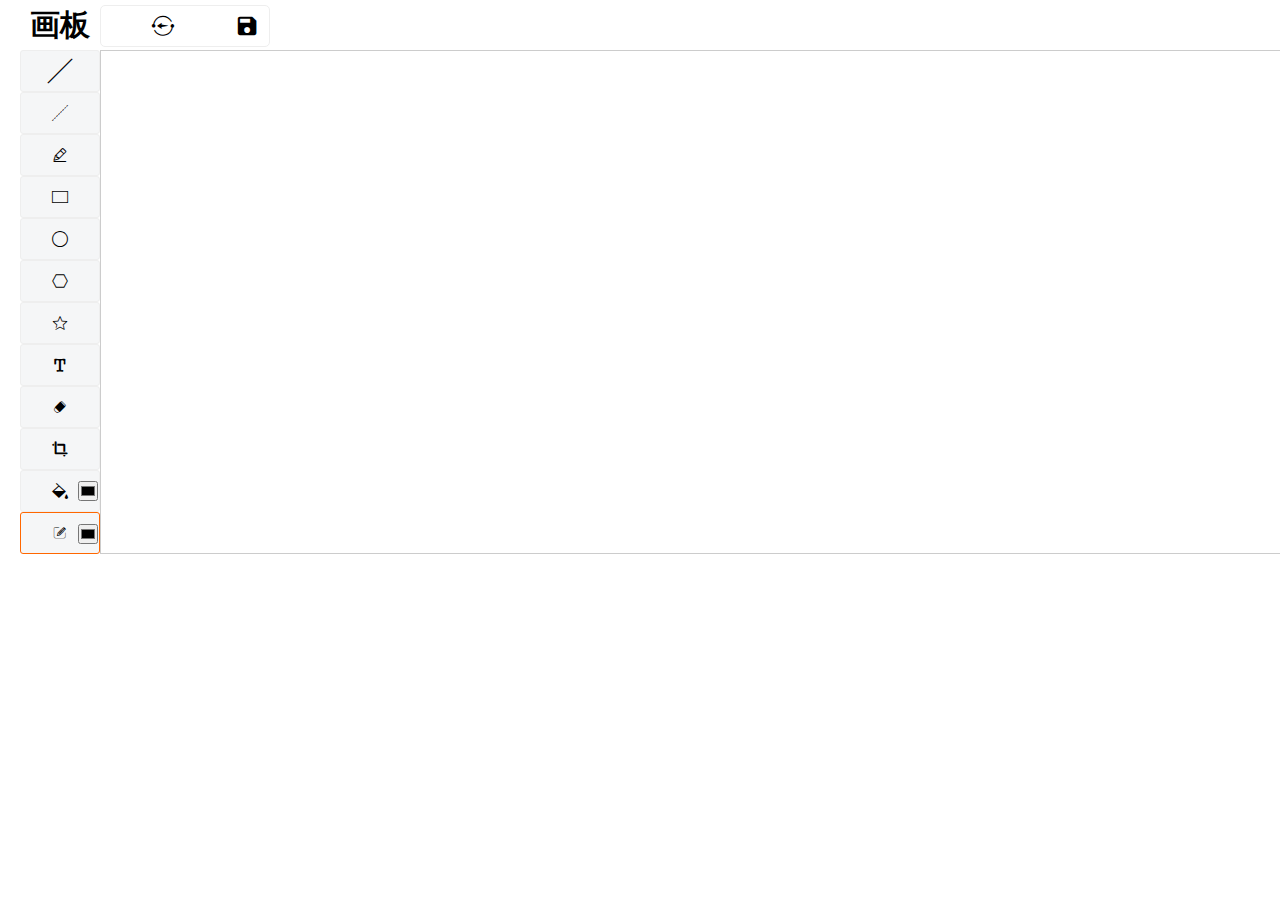
<file: paint/index.html>
<!DOCTYPE html>
<html>
	<head>
		<meta charset="utf-8" />
		<title>画板</title>
		<link rel="stylesheet" type="text/css" href="css/draws.css"/>
		<link rel="stylesheet" type="text/css" href="css/font_400725_z4cx6onmo9urqkt9/iconfont.css"/>
	</head>
	<body>
		<p>画板</p>
		<ul class="top">
			<li class="iconfont newDraw" title="新建">&#xe6a2;</li>
			<li class="iconfont fanxiang" title="反向">&#xe613;</li>
			<li class="iconfont ctrlZ" title="撤销">&#xe62f;</li>
			<a href="" class="save iconfont icon-g-tool-save" title="保存"></a>
		</ul>
		<ul class="shape">
			<li id="line" class="iconfont icon-line"></li>
			<li id="dashed" class="iconfont icon-e_xuxian"></li>
			<li id="pencil" class="iconfont icon-huabi"></li>
			<li id="square" class="iconfont icon-juxing"></li>
			<li id="circle" class="iconfont icon-iconfontwancheng"></li>
			<li id="polygon" class="iconfont icon-duobianxing"></li>
			<li id="polygonStar" class="iconfont icon-wujiaoxing"></li>
			<li id="font" class="iconfont icon-ziti"></li>
			<li id="clear" class="iconfont icon-xiangpica-copy"></li>
			<li class="iconfont icon-jiancai"></li>
			<li class="iconfont icon-tianchong style"></li>
			<input type="color"></input>
			<li class="iconfont icon-miaobian style checked"></li>
			<input type="color"></input>
			
			
		</ul>
		<div class="main">
			<canvas width="1226" height="502"></canvas>
			<div class="eraser"></div>
			<div class="clip"></div>
			<div class="mask"></div>
		</div>
	</body>
</html>
<script src="js/click.js"></script>
<script src="js/draws.js"></script>
<script>
	let canvas = document.querySelector('canvas');
	let mask = document.querySelector('.mask');
	const PI=Math.PI;
	
	let draw = new draws(canvas,mask);
</script>
</file>
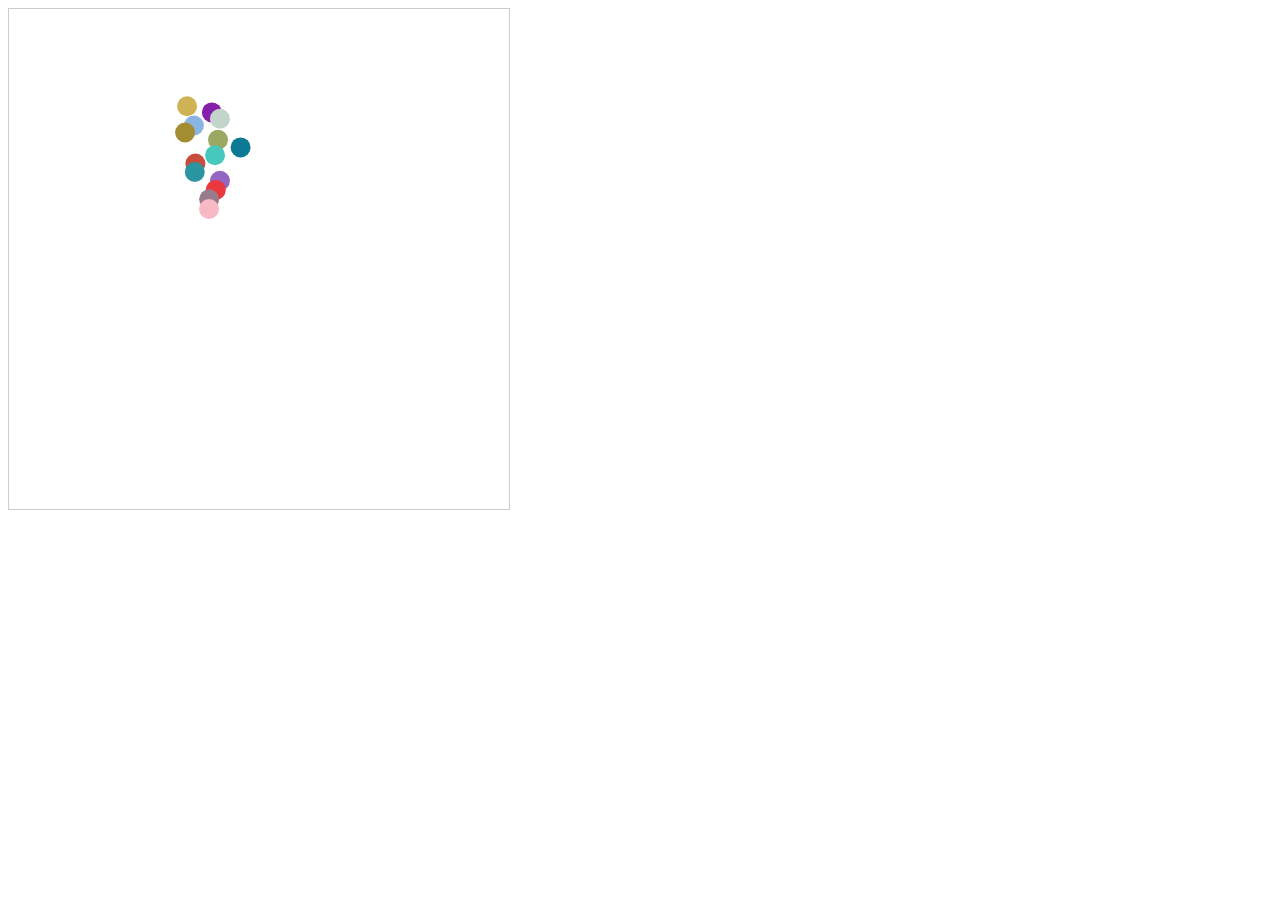
<file: canvas.html>
<!doctype html>
<html lang="en">
<head>
    <meta charset="UTF-8">
    <meta name="viewport"
          content="width=device-width, user-scalable=no, initial-scale=1.0, maximum-scale=1.0, minimum-scale=1.0">
    <meta http-equiv="X-UA-Compatible" content="ie=edge">
    <title>Document</title>
    <style>
        canvas{
            border: 1px solid #ccc;
        }
    </style>
</head>
<body>
<canvas width="500" height="500"></canvas>
<script>
    window.onload=function () {
        var canvas=document.querySelector("canvas");
        var data=canvas.getContext("2d");
        var x=200,y=200;
        function circle() {
            this.x=x;
            this.y=y;
            this.r=10;
            this.color="rgb("+parseInt(255*Math.random())+","+parseInt(255*Math.random())+","+parseInt(255*Math.random())+")";
            this.speedx=-5+10*Math.random();
            this.speedy=-10;
            this.zhongli=0.3;
        }
        circle.prototype={
            draw:function () {
                data.save();
                data.beginPath();
                data.fillStyle=this.color;
                data.arc(this.x,this.y,this.r,0,2*Math.PI);
                data.fill();
                data.restore();
            },
            update:function(){
                this.speedy+=this.zhongli;
                this.x+=this.speedx;
                this.y+=this.speedy;
            }
        }
        canvas.onmousemove=function (e) {
            x=e.offsetX;
            y=e.offsetY;
        }
        var arr=[];
        setInterval(function () {
            data.clearRect(0,0,500,500);
            var obj=new circle();
            arr.push(obj);
            if(arr.length>200){
                arr.shift();
            }
            for(let i=0;i<arr.length;i++){
                arr[i].draw();
                arr[i].update();
            }
        },50)
    }
</script>
</body>
</html>
</file>
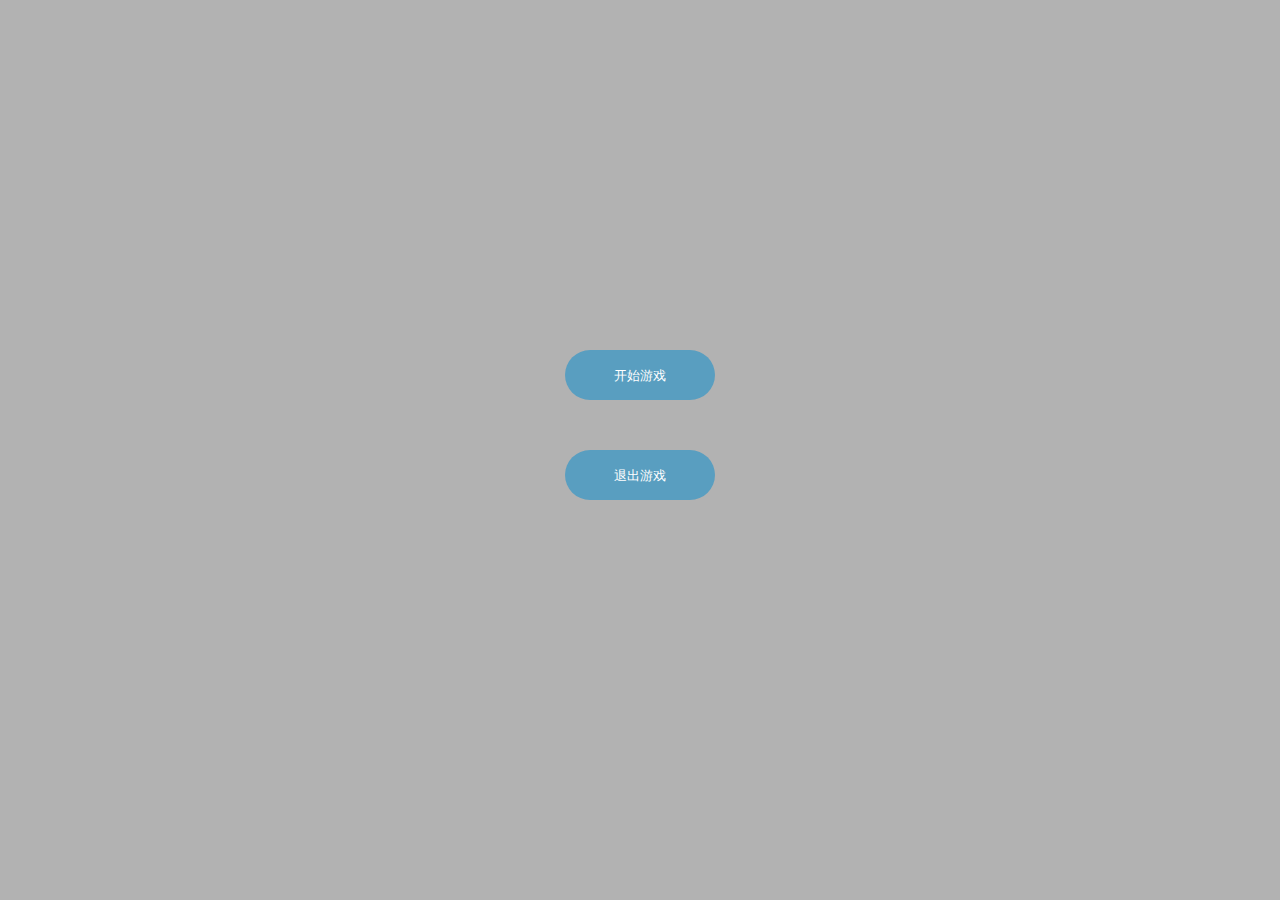
<file: keyGame/charGame.html>
<!DOCTYPE html>
<html lang="en">
<head>
	<meta charset="UTF-8">
	<title>Document</title>
	<style>
		*{
			margin: 0;
			padding: 0;

		}
		body{
			background:rgba(0,0,0,0.3);
		}
		.one{
			position: absolute;
			top: 0;
			left: 0;
			bottom: 0;
			right: 0;
			margin: auto;
			width: 200px;
			height: 300px;
			/* background: #fff; */
		}
		.one>button{
			float: left;
			margin-top: 50px;
			margin-left: 25px;
			margin-right: 0;
		}
		.two{
			width: 100%;
			height: 50px;
			position: absolute;
			bottom: 30px;
			right: 30px;
			font-size: 16px;
			font-weight: bold;
			font-family: '微软雅黑';
			display: none;
		}
		.two>div{
			float: right;
			margin-right: 20px;
			line-height: 50px;
		}
		button{
			float: right;
			width: 150px;
			height: 50px;
			background: #599EC0;
			color: #fff;
			line-height: 50px;
			border: none;
			outline: none;
			padding: 1px;
			border-radius: 50px;
			margin-left: 30px;
			/* filter: blur(1px) */
			/* box-shadow: 0 0 2px 10px #599EC0;  */
			cursor: pointer;
			box-sizing: border-box;
		}
		button:hover{
			background: #fff;
			color: #599EC0;
			border: 1px solid #599EC0;
		}
		.char{
			width: 50px;
			height: 50px;
			background: no-repeat center/cover;
			color: #fff;
			background-size: contain;
			position: absolute;
			top: 0;
			left: 0;
			text-align: center;
			line-height: 50px;
			font-size: 0;
		}
		.score{
			color: #599EC0;
		}
	</style>
</head>
<body>
	<div class="one">
		<button class="begin">开始游戏</button><br>
		<button class="quit">退出游戏</button>
	</div>
	<div class="two">
		<button class="quit2">退出游戏</button>
		<button class="stop">暂停</button>
		<button class="restart">重新开始</button>
		<div>总得分：<span class="score">0</span></div>
		<div>生命值：<span class="lifes">10</span></div>
		<div>等级：<span class="leave">1</span></div>
	</div>
</body>
</html>
<script src="js/charGame.js"></script>
<script>
	window.onload = function(){
		let begin = document.querySelector('.begin');
		let quit = document.querySelector('.quit');
		let quit2 = document.querySelector('.quit2');
		let restart = document.querySelector('.restart');
		let stop = document.querySelector('.stop');
		let one = document.querySelector('.one');
		let two = document.querySelector('.two');

		let game = new Game();
		let flag =true;
		let stopFlag = true;
		begin.onclick = function(){
			if(flag){
				one.style.display = 'none';
				document.body.style.background = 'none';
				two.style.display = 'block';
				game.start();
			}
			flag = false;
		}
		restart.onclick = function(){
			game.restart();
		}
		quit.onclick = function(){
			close();
		}
		quit2.onclick = function(){
			close();
		}
		stop.onclick = function(){
			if(stopFlag){
				game.stop();
			}else{
				game.nostop();
			}
			stopFlag = !stopFlag;
		}
	}


</script>
</file>
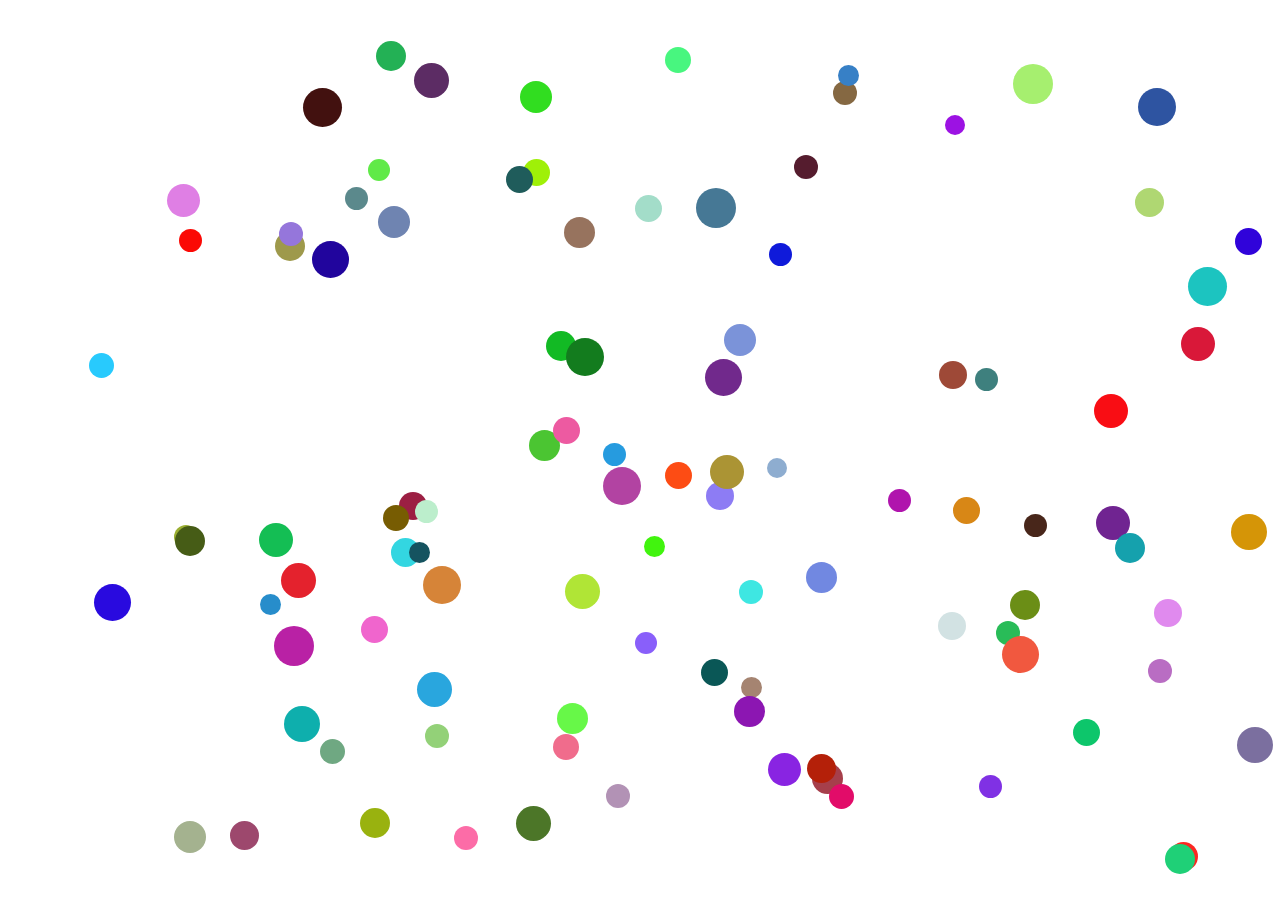
<file: smalllx/bigfight.html>
<!DOCTYPE html>
<html>
	<head>
		<meta charset="UTF-8">
		<title></title>
		<script type="text/javascript" src="js/$getNode.js"></script>
		<style>
			.point{
				width: 1px;
				height: 1px;
				position: absolute;
				top: 0;
				left: 0;
				right: 0;
				bottom: 0;
				margin: auto;
			}
			.circle{
				width: 10px;
				height: 10px;
				position: absolute;
				top: 0;
				left: 0;
				border-radius: 50%;
				transition: 1s;
			}
		</style>
	</head>
	<body>
		<div class="point"></div>
		<script>
			$(function(){
				let point = document.querySelector('div.point');
				let cw = window.innerWidth-80,ch = window.innerHeight-80;
				for(let i=0;i<100;i++){
					let divs = document.createElement('div');
					//圆的随机宽高
					let widths = Math.round(Math.random()*20+20);
					divs.classList.add('circle');
					
					//随机位置
					let lefts = Math.round(Math.random()*cw-cw/2);
					let tops = Math.round(Math.random()*ch-ch/2);
					divs.style.cssText = `
						width:${widths}px;
						height:${widths}px;
						background:${bgColor()};
		//				left:${lefts}px;
		//				top:${tops}px;
					`;
					point.appendChild(divs);
					
					setTimeout(() =>{
						divs.style.left =`${lefts}px`
						divs.style.top =`${tops}px`
					},1)
					
				}
				//随机颜色
				function bgColor(){
					let r = Math.floor(Math.random()*256);
					let g = Math.floor(Math.random()*256);
					let b = Math.floor(Math.random()*256);
					return `rgb(${r},${g},${b})`;
				}
			})
		</script>
	</body>
</html>
</file>
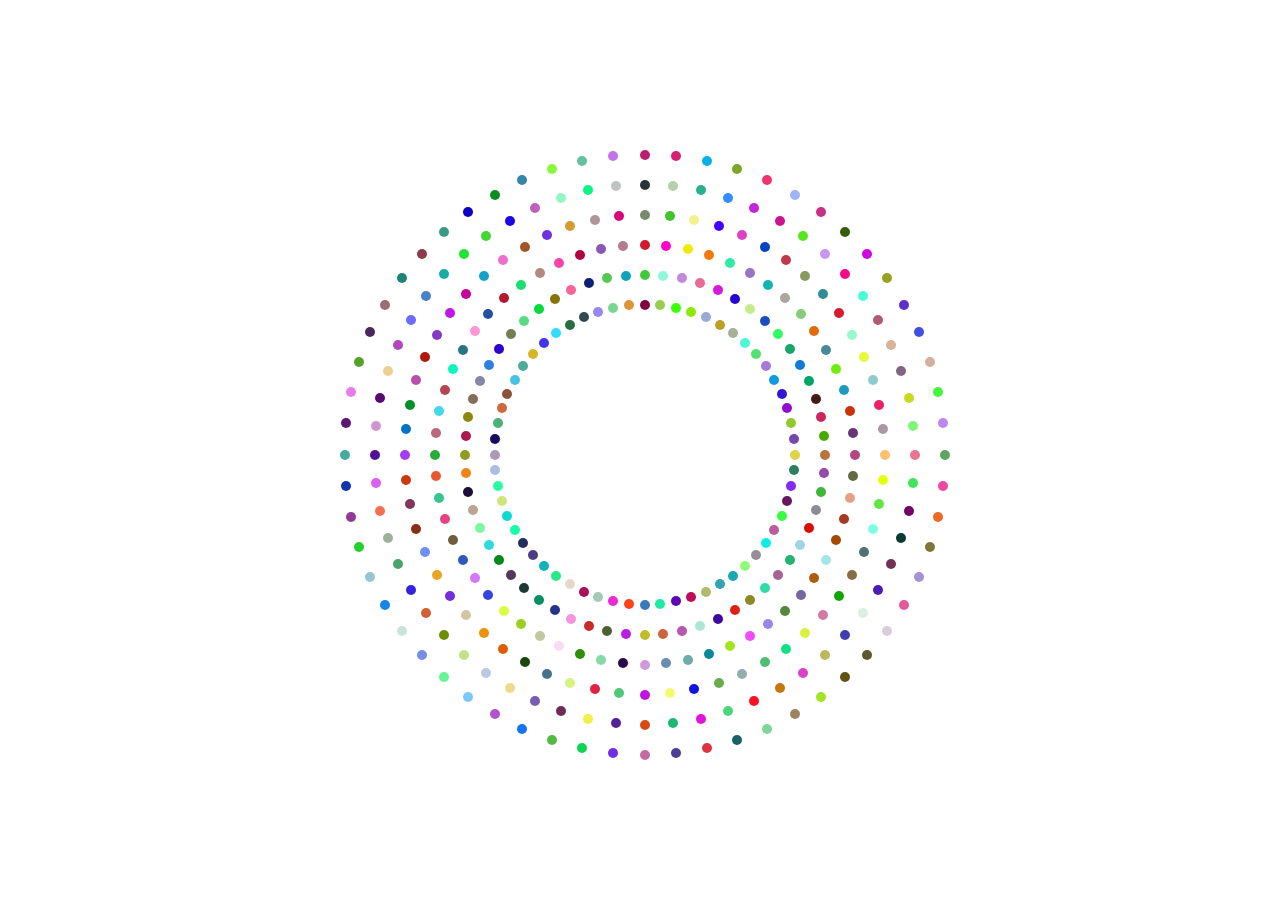
<file: smalllx/circle.html>
<!DOCTYPE html>
<html>
	<head>
		<meta charset="UTF-8">
		<title></title>
	</head>
	<style>
		.point{
			width: 1px;
			height: 1px;
			position: absolute;
			left: 0;
			right: 0;
			top: 0;
			bottom: 0;
			margin: auto;
			
		}
		.circle{
			width:10px;
			height: 10px;
			background: orange;
			position: absolute;
			top: 0;
			left: 0;
			border-radius: 50%;
			transition: .5s cubic-bezier(0.44,-0.42, 0.54, 1.65);
		}
	</style>
	<body>
		<div class="point">
			
		</div>
	</body>
</html>
<script>
	/**
//	 * for  12{
	 * 	 r*cos(i*360/12*PI /180)    r*sin(i*360/12*PI /180)
	 * }
	 * r=50
	 */
	let point = document.querySelector('div.point');
	let r=120 , num=360, every=60 ,deg=360/every,t=100;
	const bl = Math.PI/180;
	for(let i=0;i<num;i++){
		let divs = document.createElement('div');
		divs.classList.add('circle');
		let degs = i*deg*bl;
		if(!(i%every)){
			r+=30;
			t+=1000;
		}
		let lefts = r*Math.cos(degs);
		let tops = r*Math.sin(degs);
		t+=20;
		divs.style.transitionDelay = `${t}ms`;
		divs.style.background = `${bgColor()}`;
		setTimeout(()=>{
			divs.style.left = `${lefts}px`;
			divs.style.top = `${tops}px`;
		},10)
		point.appendChild(divs);
	}
	
	
	function bgColor(){
			let r = Math.floor(Math.random()*256);
			let g = Math.floor(Math.random()*256);
			let b = Math.floor(Math.random()*256);
			return `rgb(${r},${g},${b})`;
		}
</script>
</file>
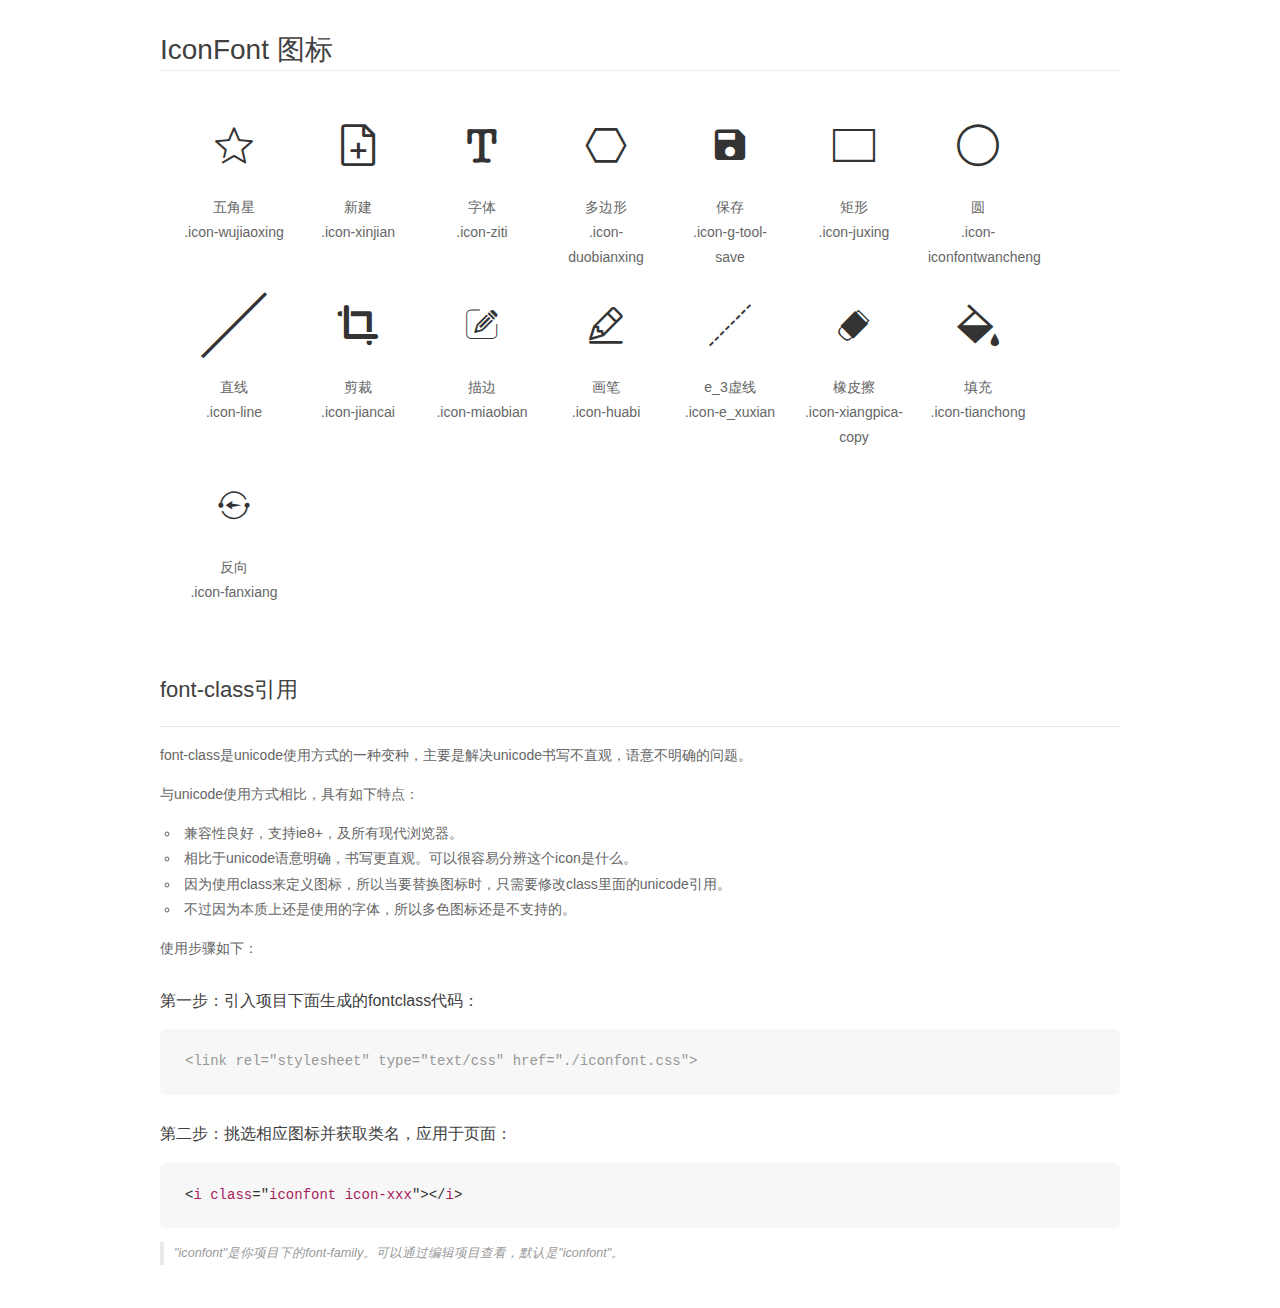
<file: paint/css/font_400725_z4cx6onmo9urqkt9/demo_fontclass.html>
<!DOCTYPE html>
<html>
<head>
    <meta charset="utf-8"/>
    <title>IconFont</title>
    <link rel="stylesheet" href="demo.css">
    <link rel="stylesheet" href="iconfont.css">
</head>
<body>
    <div class="main markdown">
        <h1>IconFont 图标</h1>
        <ul class="icon_lists clear">
            
                <li>
                <i class="icon iconfont icon-wujiaoxing"></i>
                    <div class="name">五角星</div>
                    <div class="fontclass">.icon-wujiaoxing</div>
                </li>
            
                <li>
                <i class="icon iconfont icon-xinjian"></i>
                    <div class="name">新建</div>
                    <div class="fontclass">.icon-xinjian</div>
                </li>
            
                <li>
                <i class="icon iconfont icon-ziti"></i>
                    <div class="name">字体</div>
                    <div class="fontclass">.icon-ziti</div>
                </li>
            
                <li>
                <i class="icon iconfont icon-duobianxing"></i>
                    <div class="name">多边形</div>
                    <div class="fontclass">.icon-duobianxing</div>
                </li>
            
                <li>
                <i class="icon iconfont icon-g-tool-save"></i>
                    <div class="name">保存</div>
                    <div class="fontclass">.icon-g-tool-save</div>
                </li>
            
                <li>
                <i class="icon iconfont icon-juxing"></i>
                    <div class="name">矩形</div>
                    <div class="fontclass">.icon-juxing</div>
                </li>
            
                <li>
                <i class="icon iconfont icon-iconfontwancheng"></i>
                    <div class="name">圆</div>
                    <div class="fontclass">.icon-iconfontwancheng</div>
                </li>
            
                <li>
                <i class="icon iconfont icon-line"></i>
                    <div class="name">直线</div>
                    <div class="fontclass">.icon-line</div>
                </li>
            
                <li>
                <i class="icon iconfont icon-jiancai"></i>
                    <div class="name">剪裁</div>
                    <div class="fontclass">.icon-jiancai</div>
                </li>
            
                <li>
                <i class="icon iconfont icon-miaobian"></i>
                    <div class="name">描边</div>
                    <div class="fontclass">.icon-miaobian</div>
                </li>
            
                <li>
                <i class="icon iconfont icon-huabi"></i>
                    <div class="name">画笔</div>
                    <div class="fontclass">.icon-huabi</div>
                </li>
            
                <li>
                <i class="icon iconfont icon-e_xuxian"></i>
                    <div class="name">e_3虚线</div>
                    <div class="fontclass">.icon-e_xuxian</div>
                </li>
            
                <li>
                <i class="icon iconfont icon-xiangpica-copy"></i>
                    <div class="name">橡皮擦</div>
                    <div class="fontclass">.icon-xiangpica-copy</div>
                </li>
            
                <li>
                <i class="icon iconfont icon-tianchong"></i>
                    <div class="name">填充</div>
                    <div class="fontclass">.icon-tianchong</div>
                </li>
            
                <li>
                <i class="icon iconfont icon-fanxiang"></i>
                    <div class="name">反向</div>
                    <div class="fontclass">.icon-fanxiang</div>
                </li>
            
        </ul>

        <h2 id="font-class-">font-class引用</h2>
        <hr>

        <p>font-class是unicode使用方式的一种变种，主要是解决unicode书写不直观，语意不明确的问题。</p>
        <p>与unicode使用方式相比，具有如下特点：</p>
        <ul>
        <li>兼容性良好，支持ie8+，及所有现代浏览器。</li>
        <li>相比于unicode语意明确，书写更直观。可以很容易分辨这个icon是什么。</li>
        <li>因为使用class来定义图标，所以当要替换图标时，只需要修改class里面的unicode引用。</li>
        <li>不过因为本质上还是使用的字体，所以多色图标还是不支持的。</li>
        </ul>
        <p>使用步骤如下：</p>
        <h3 id="-fontclass-">第一步：引入项目下面生成的fontclass代码：</h3>


        <pre><code class="lang-js hljs javascript"><span class="hljs-comment">&lt;link rel="stylesheet" type="text/css" href="./iconfont.css"&gt;</span></code></pre>
        <h3 id="-">第二步：挑选相应图标并获取类名，应用于页面：</h3>
        <pre><code class="lang-css hljs">&lt;<span class="hljs-selector-tag">i</span> <span class="hljs-selector-tag">class</span>="<span class="hljs-selector-tag">iconfont</span> <span class="hljs-selector-tag">icon-xxx</span>"&gt;&lt;/<span class="hljs-selector-tag">i</span>&gt;</code></pre>
        <blockquote>
        <p>"iconfont"是你项目下的font-family。可以通过编辑项目查看，默认是"iconfont"。</p>
        </blockquote>
    </div>
</body>
</html>
</file>
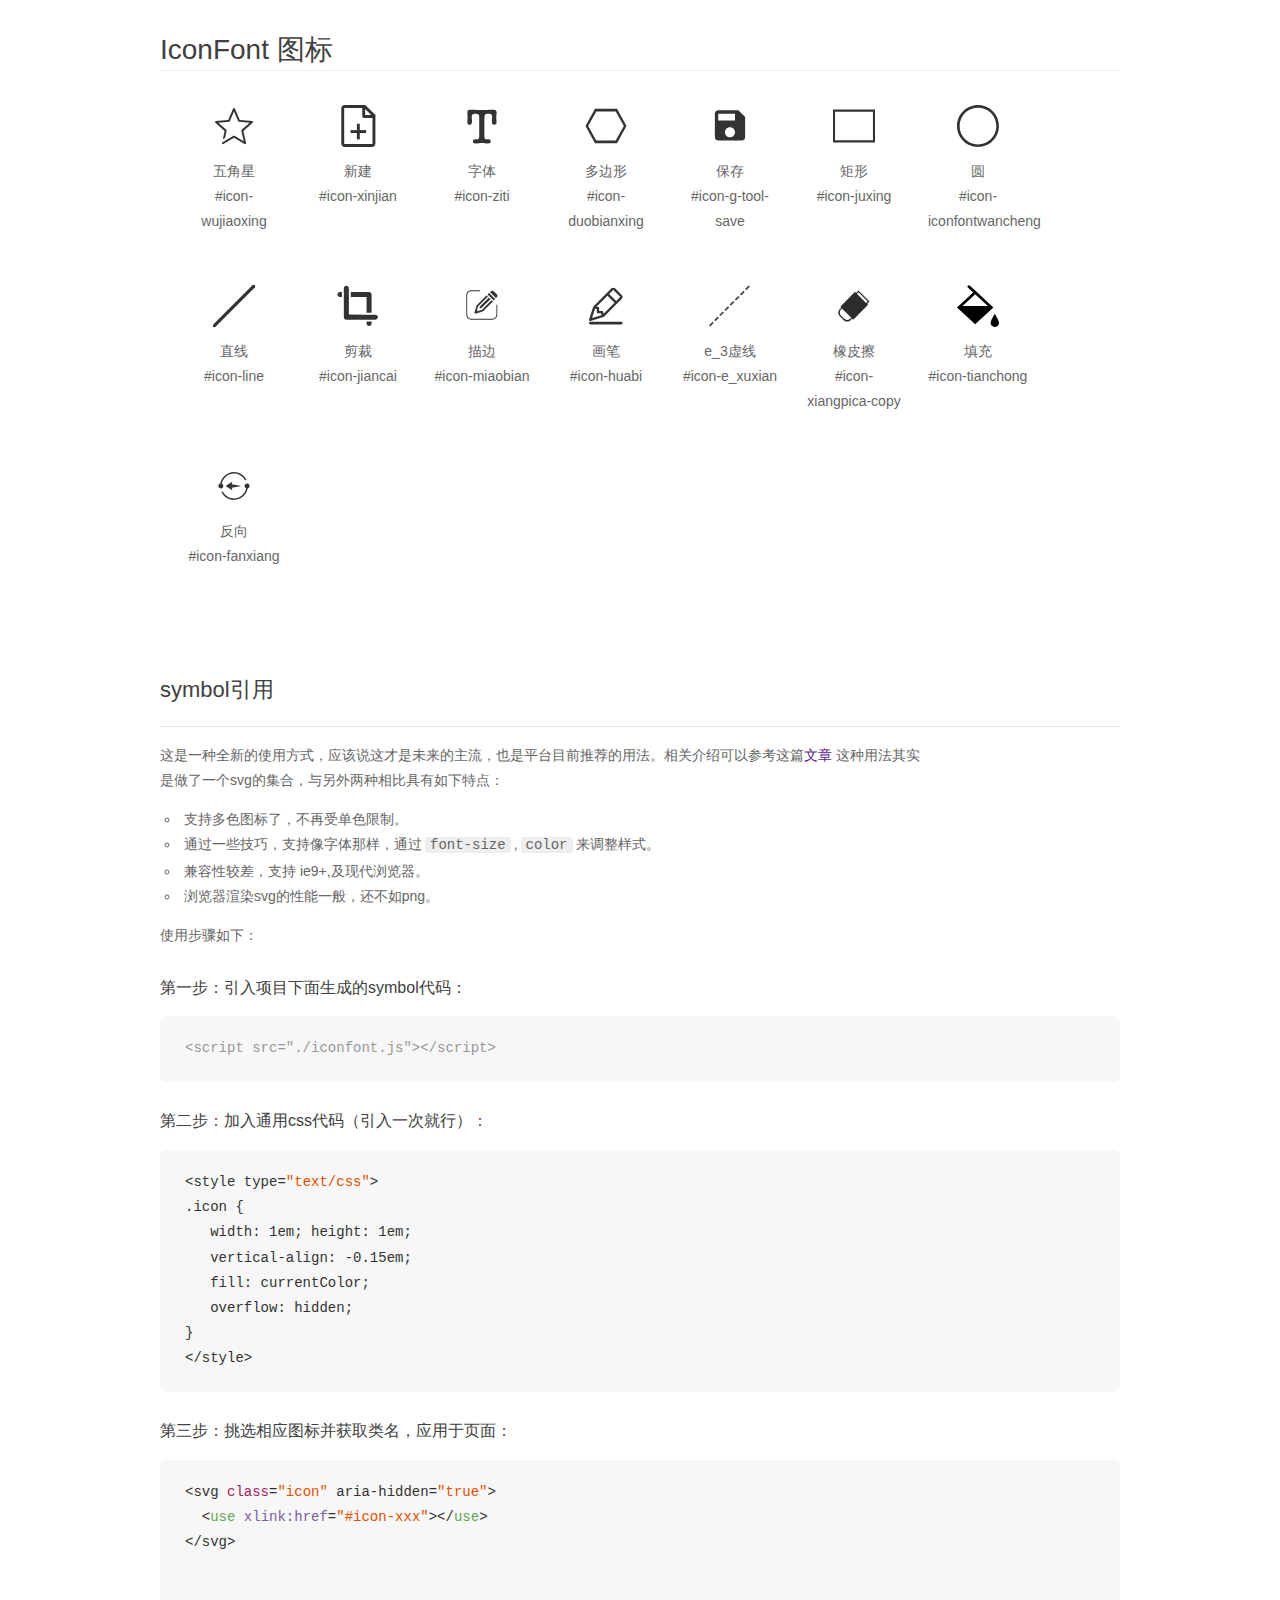
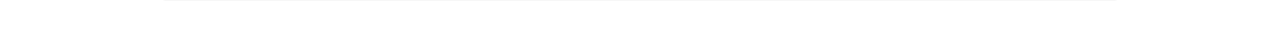
<file: paint/css/font_400725_z4cx6onmo9urqkt9/demo_symbol.html>
<!DOCTYPE html>
<html>
<head>
    <meta charset="utf-8"/>
    <title>IconFont</title>
    <link rel="stylesheet" href="demo.css">
    <script src="iconfont.js"></script>

    <style type="text/css">
        .icon {
          /* 通过设置 font-size 来改变图标大小 */
          width: 1em; height: 1em;
          /* 图标和文字相邻时，垂直对齐 */
          vertical-align: -0.15em;
          /* 通过设置 color 来改变 SVG 的颜色/fill */
          fill: currentColor;
          /* path 和 stroke 溢出 viewBox 部分在 IE 下会显示
             normalize.css 中也包含这行 */
          overflow: hidden;
        }

    </style>
</head>
<body>
    <div class="main markdown">
        <h1>IconFont 图标</h1>
        <ul class="icon_lists clear">
            
                <li>
                    <svg class="icon" aria-hidden="true">
                        <use xlink:href="#icon-wujiaoxing"></use>
                    </svg>
                    <div class="name">五角星</div>
                    <div class="fontclass">#icon-wujiaoxing</div>
                </li>
            
                <li>
                    <svg class="icon" aria-hidden="true">
                        <use xlink:href="#icon-xinjian"></use>
                    </svg>
                    <div class="name">新建</div>
                    <div class="fontclass">#icon-xinjian</div>
                </li>
            
                <li>
                    <svg class="icon" aria-hidden="true">
                        <use xlink:href="#icon-ziti"></use>
                    </svg>
                    <div class="name">字体</div>
                    <div class="fontclass">#icon-ziti</div>
                </li>
            
                <li>
                    <svg class="icon" aria-hidden="true">
                        <use xlink:href="#icon-duobianxing"></use>
                    </svg>
                    <div class="name">多边形</div>
                    <div class="fontclass">#icon-duobianxing</div>
                </li>
            
                <li>
                    <svg class="icon" aria-hidden="true">
                        <use xlink:href="#icon-g-tool-save"></use>
                    </svg>
                    <div class="name">保存</div>
                    <div class="fontclass">#icon-g-tool-save</div>
                </li>
            
                <li>
                    <svg class="icon" aria-hidden="true">
                        <use xlink:href="#icon-juxing"></use>
                    </svg>
                    <div class="name">矩形</div>
                    <div class="fontclass">#icon-juxing</div>
                </li>
            
                <li>
                    <svg class="icon" aria-hidden="true">
                        <use xlink:href="#icon-iconfontwancheng"></use>
                    </svg>
                    <div class="name">圆</div>
                    <div class="fontclass">#icon-iconfontwancheng</div>
                </li>
            
                <li>
                    <svg class="icon" aria-hidden="true">
                        <use xlink:href="#icon-line"></use>
                    </svg>
                    <div class="name">直线</div>
                    <div class="fontclass">#icon-line</div>
                </li>
            
                <li>
                    <svg class="icon" aria-hidden="true">
                        <use xlink:href="#icon-jiancai"></use>
                    </svg>
                    <div class="name">剪裁</div>
                    <div class="fontclass">#icon-jiancai</div>
                </li>
            
                <li>
                    <svg class="icon" aria-hidden="true">
                        <use xlink:href="#icon-miaobian"></use>
                    </svg>
                    <div class="name">描边</div>
                    <div class="fontclass">#icon-miaobian</div>
                </li>
            
                <li>
                    <svg class="icon" aria-hidden="true">
                        <use xlink:href="#icon-huabi"></use>
                    </svg>
                    <div class="name">画笔</div>
                    <div class="fontclass">#icon-huabi</div>
                </li>
            
                <li>
                    <svg class="icon" aria-hidden="true">
                        <use xlink:href="#icon-e_xuxian"></use>
                    </svg>
                    <div class="name">e_3虚线</div>
                    <div class="fontclass">#icon-e_xuxian</div>
                </li>
            
                <li>
                    <svg class="icon" aria-hidden="true">
                        <use xlink:href="#icon-xiangpica-copy"></use>
                    </svg>
                    <div class="name">橡皮擦</div>
                    <div class="fontclass">#icon-xiangpica-copy</div>
                </li>
            
                <li>
                    <svg class="icon" aria-hidden="true">
                        <use xlink:href="#icon-tianchong"></use>
                    </svg>
                    <div class="name">填充</div>
                    <div class="fontclass">#icon-tianchong</div>
                </li>
            
                <li>
                    <svg class="icon" aria-hidden="true">
                        <use xlink:href="#icon-fanxiang"></use>
                    </svg>
                    <div class="name">反向</div>
                    <div class="fontclass">#icon-fanxiang</div>
                </li>
            
        </ul>


        <h2 id="symbol-">symbol引用</h2>
        <hr>

        <p>这是一种全新的使用方式，应该说这才是未来的主流，也是平台目前推荐的用法。相关介绍可以参考这篇<a href="">文章</a>
        这种用法其实是做了一个svg的集合，与另外两种相比具有如下特点：</p>
        <ul>
          <li>支持多色图标了，不再受单色限制。</li>
          <li>通过一些技巧，支持像字体那样，通过<code>font-size</code>,<code>color</code>来调整样式。</li>
          <li>兼容性较差，支持 ie9+,及现代浏览器。</li>
          <li>浏览器渲染svg的性能一般，还不如png。</li>
        </ul>
        <p>使用步骤如下：</p>
        <h3 id="-symbol-">第一步：引入项目下面生成的symbol代码：</h3>
        <pre><code class="lang-js hljs javascript"><span class="hljs-comment">&lt;script src="./iconfont.js"&gt;&lt;/script&gt;</span></code></pre>
        <h3 id="-css-">第二步：加入通用css代码（引入一次就行）：</h3>
        <pre><code class="lang-js hljs javascript">&lt;style type=<span class="hljs-string">"text/css"</span>&gt;
.icon {
   width: <span class="hljs-number">1</span>em; height: <span class="hljs-number">1</span>em;
   vertical-align: <span class="hljs-number">-0.15</span>em;
   fill: currentColor;
   overflow: hidden;
}
&lt;<span class="hljs-regexp">/style&gt;</span></code></pre>
        <h3 id="-">第三步：挑选相应图标并获取类名，应用于页面：</h3>
        <pre><code class="lang-js hljs javascript">&lt;svg <span class="hljs-class"><span class="hljs-keyword">class</span></span>=<span class="hljs-string">"icon"</span> aria-hidden=<span class="hljs-string">"true"</span>&gt;<span class="xml"><span class="hljs-tag">
  &lt;<span class="hljs-name">use</span> <span class="hljs-attr">xlink:href</span>=<span class="hljs-string">"#icon-xxx"</span>&gt;</span><span class="hljs-tag">&lt;/<span class="hljs-name">use</span>&gt;</span>
</span>&lt;<span class="hljs-regexp">/svg&gt;
        </span></code></pre>
    </div>
</body>
</html>
</file>
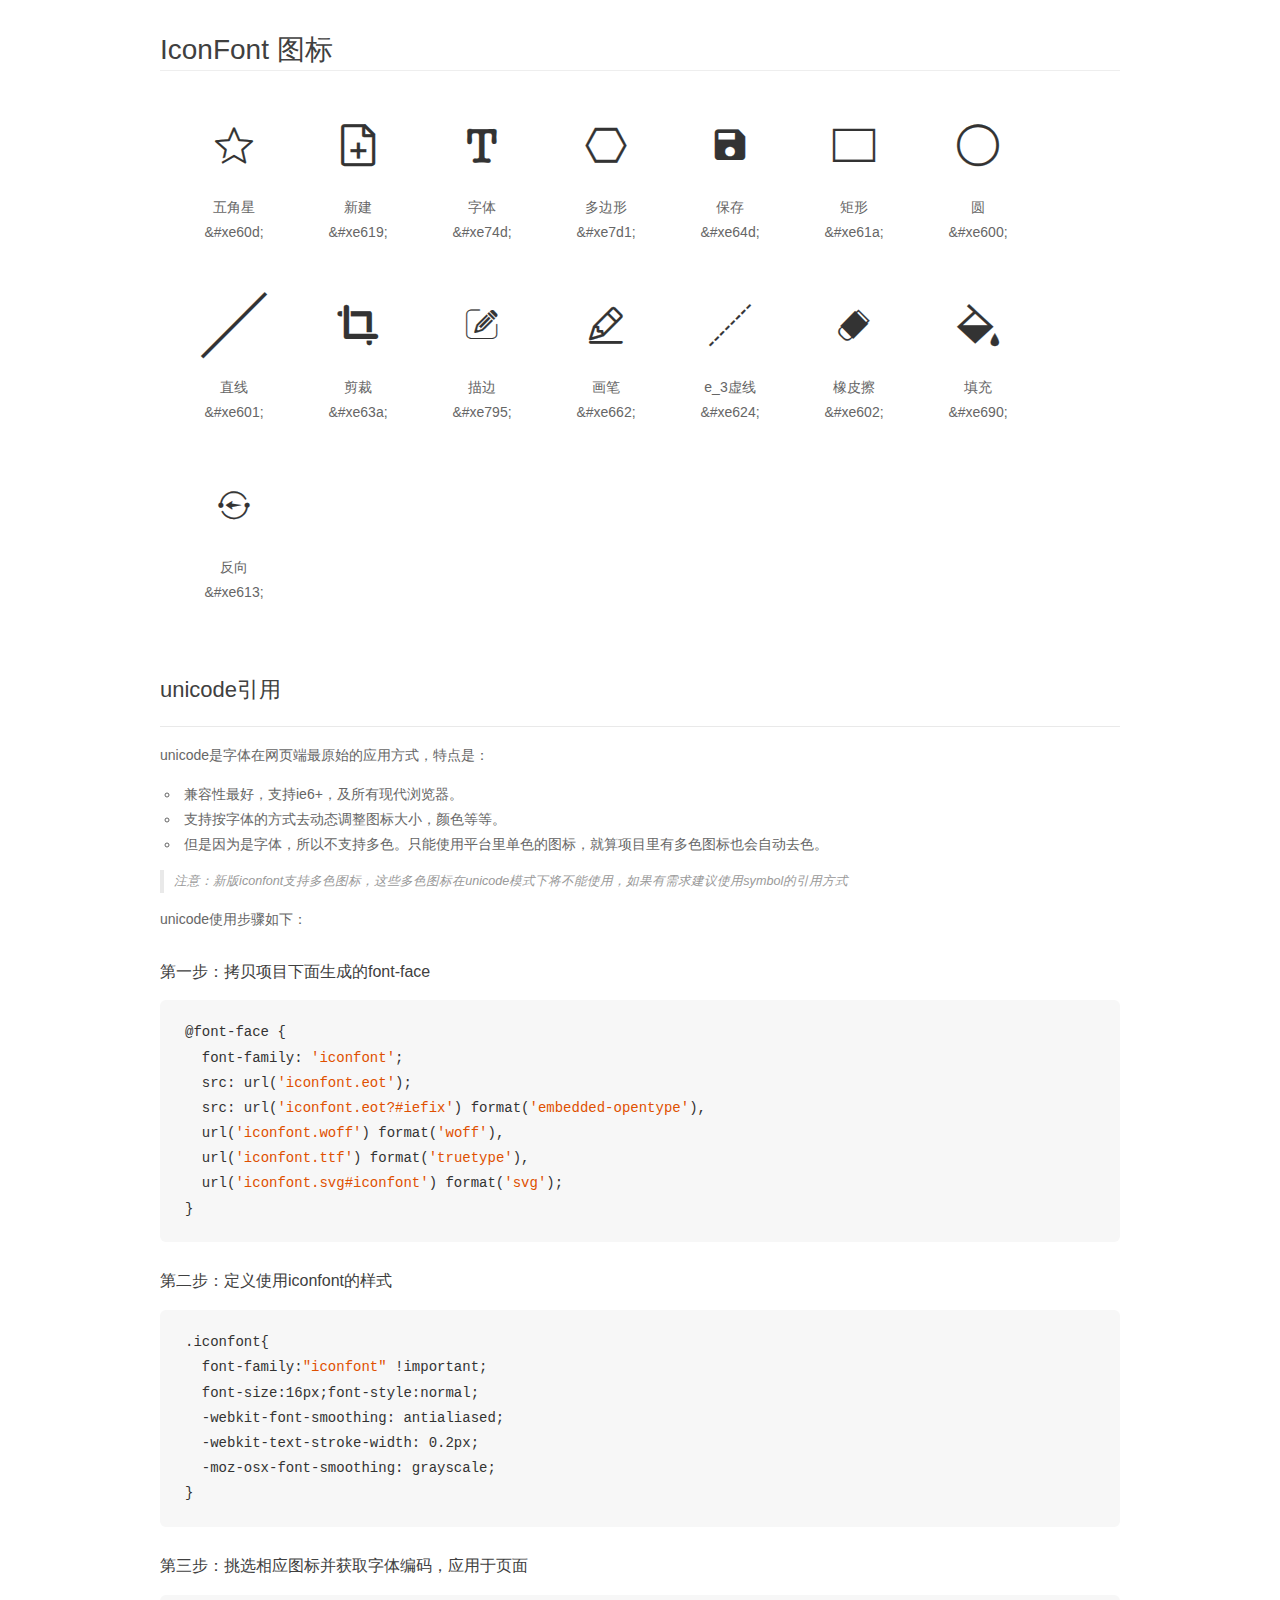
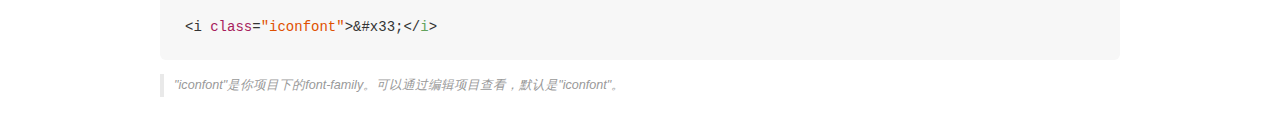
<file: paint/css/font_400725_z4cx6onmo9urqkt9/demo_unicode.html>
<!DOCTYPE html>
<html>
<head>
    <meta charset="utf-8"/>
    <title>IconFont</title>
    <link rel="stylesheet" href="demo.css">

    <style type="text/css">

        @font-face {font-family: "iconfont";
          src: url('iconfont.eot'); /* IE9*/
          src: url('iconfont.eot#iefix') format('embedded-opentype'), /* IE6-IE8 */
          url('iconfont.woff') format('woff'), /* chrome, firefox */
          url('iconfont.ttf') format('truetype'), /* chrome, firefox, opera, Safari, Android, iOS 4.2+*/
          url('iconfont.svg#iconfont') format('svg'); /* iOS 4.1- */
        }

        .iconfont {
          font-family:"iconfont" !important;
          font-size:16px;
          font-style:normal;
          -webkit-font-smoothing: antialiased;
          -webkit-text-stroke-width: 0.2px;
          -moz-osx-font-smoothing: grayscale;
        }

    </style>
</head>
<body>
    <div class="main markdown">
        <h1>IconFont 图标</h1>
        <ul class="icon_lists clear">
            
                <li>
                <i class="icon iconfont">&#xe60d;</i>
                    <div class="name">五角星</div>
                    <div class="code">&amp;#xe60d;</div>
                </li>
            
                <li>
                <i class="icon iconfont">&#xe619;</i>
                    <div class="name">新建</div>
                    <div class="code">&amp;#xe619;</div>
                </li>
            
                <li>
                <i class="icon iconfont">&#xe74d;</i>
                    <div class="name">字体</div>
                    <div class="code">&amp;#xe74d;</div>
                </li>
            
                <li>
                <i class="icon iconfont">&#xe7d1;</i>
                    <div class="name">多边形</div>
                    <div class="code">&amp;#xe7d1;</div>
                </li>
            
                <li>
                <i class="icon iconfont">&#xe64d;</i>
                    <div class="name">保存</div>
                    <div class="code">&amp;#xe64d;</div>
                </li>
            
                <li>
                <i class="icon iconfont">&#xe61a;</i>
                    <div class="name">矩形</div>
                    <div class="code">&amp;#xe61a;</div>
                </li>
            
                <li>
                <i class="icon iconfont">&#xe600;</i>
                    <div class="name">圆</div>
                    <div class="code">&amp;#xe600;</div>
                </li>
            
                <li>
                <i class="icon iconfont">&#xe601;</i>
                    <div class="name">直线</div>
                    <div class="code">&amp;#xe601;</div>
                </li>
            
                <li>
                <i class="icon iconfont">&#xe63a;</i>
                    <div class="name">剪裁</div>
                    <div class="code">&amp;#xe63a;</div>
                </li>
            
                <li>
                <i class="icon iconfont">&#xe795;</i>
                    <div class="name">描边</div>
                    <div class="code">&amp;#xe795;</div>
                </li>
            
                <li>
                <i class="icon iconfont">&#xe662;</i>
                    <div class="name">画笔</div>
                    <div class="code">&amp;#xe662;</div>
                </li>
            
                <li>
                <i class="icon iconfont">&#xe624;</i>
                    <div class="name">e_3虚线</div>
                    <div class="code">&amp;#xe624;</div>
                </li>
            
                <li>
                <i class="icon iconfont">&#xe602;</i>
                    <div class="name">橡皮擦</div>
                    <div class="code">&amp;#xe602;</div>
                </li>
            
                <li>
                <i class="icon iconfont">&#xe690;</i>
                    <div class="name">填充</div>
                    <div class="code">&amp;#xe690;</div>
                </li>
            
                <li>
                <i class="icon iconfont">&#xe613;</i>
                    <div class="name">反向</div>
                    <div class="code">&amp;#xe613;</div>
                </li>
            
        </ul>
        <h2 id="unicode-">unicode引用</h2>
        <hr>

        <p>unicode是字体在网页端最原始的应用方式，特点是：</p>
        <ul>
        <li>兼容性最好，支持ie6+，及所有现代浏览器。</li>
        <li>支持按字体的方式去动态调整图标大小，颜色等等。</li>
        <li>但是因为是字体，所以不支持多色。只能使用平台里单色的图标，就算项目里有多色图标也会自动去色。</li>
        </ul>
        <blockquote>
        <p>注意：新版iconfont支持多色图标，这些多色图标在unicode模式下将不能使用，如果有需求建议使用symbol的引用方式</p>
        </blockquote>
        <p>unicode使用步骤如下：</p>
        <h3 id="-font-face">第一步：拷贝项目下面生成的font-face</h3>
        <pre><code class="lang-js hljs javascript">@font-face {
  font-family: <span class="hljs-string">'iconfont'</span>;
  src: url(<span class="hljs-string">'iconfont.eot'</span>);
  src: url(<span class="hljs-string">'iconfont.eot?#iefix'</span>) format(<span class="hljs-string">'embedded-opentype'</span>),
  url(<span class="hljs-string">'iconfont.woff'</span>) format(<span class="hljs-string">'woff'</span>),
  url(<span class="hljs-string">'iconfont.ttf'</span>) format(<span class="hljs-string">'truetype'</span>),
  url(<span class="hljs-string">'iconfont.svg#iconfont'</span>) format(<span class="hljs-string">'svg'</span>);
}
</code></pre>
        <h3 id="-iconfont-">第二步：定义使用iconfont的样式</h3>
        <pre><code class="lang-js hljs javascript">.iconfont{
  font-family:<span class="hljs-string">"iconfont"</span> !important;
  font-size:<span class="hljs-number">16</span>px;font-style:normal;
  -webkit-font-smoothing: antialiased;
  -webkit-text-stroke-width: <span class="hljs-number">0.2</span>px;
  -moz-osx-font-smoothing: grayscale;
}
</code></pre>
        <h3 id="-">第三步：挑选相应图标并获取字体编码，应用于页面</h3>
        <pre><code class="lang-js hljs javascript">&lt;i <span class="hljs-class"><span class="hljs-keyword">class</span></span>=<span class="hljs-string">"iconfont"</span>&gt;&amp;#x33;<span class="xml"><span class="hljs-tag">&lt;/<span class="hljs-name">i</span>&gt;</span></span></code></pre>

        <blockquote>
        <p>"iconfont"是你项目下的font-family。可以通过编辑项目查看，默认是"iconfont"。</p>
        </blockquote>
    </div>


</body>
</html>
</file>
<file: paint/css/draws.css>
@font-face {
  font-family: 'iconfont';  /* project id 400725 */
  src: url('http://at.alicdn.com/t/font_400725_0srb43z6ehjb57b9.eot');
  src: url('http://at.alicdn.com/t/font_400725_0srb43z6ehjb57b9.eot?#iefix') format('embedded-opentype'),
  url('http://at.alicdn.com/t/font_400725_0srb43z6ehjb57b9.woff') format('woff'),
  url('http://at.alicdn.com/t/font_400725_0srb43z6ehjb57b9.ttf') format('truetype'),
  url('http://at.alicdn.com/t/font_400725_0srb43z6ehjb57b9.svg#iconfont') format('svg');
}

*{
	margin: 0;
	padding: 0;
	list-style: none;
	text-decoration: none;
}
body{
	overflow: hidden;
}
p{
	width: 80px;text-align: center;
	font-weight: bold;
	font-family: "华文仿宋";font-size: 30px;
	padding-left: 20px;
	line-height: 50px;float: left;
}
.shape{
	width: 100px;
	height: auto;
	text-align: center;
	position: absolute;
	top: 50px;
	left: 0;
}
.shape>li{
	background: #F5F6F7;
	padding: 5px 10px;
	line-height: 30px;
	margin-left: 20px;
	border:1px solid #eee;border-radius: 3px;
}
.shape>input{
	position: absolute;
	right: 2px;
	width: 20px;
	height: 20px;
}
.shape>input:nth-of-type(1){
	bottom: 53px;
}
.shape>input:nth-of-type(2){
	bottom: 10px;
}
.top{
	float: left;
	border: 1px solid #eee;
	margin-top: 5px;
	border-radius: 5px;
}
.top>li,a{
	width: 40px;
	height: 40px;
	margin-right: 2px;
	font-size: 22px;
	float: left;
	display: block;
	color: #000;cursor: pointer;
	line-height: 40px;
	text-align: center;

}
.top>li:nth-of-type(2){
	font-size: 30px;
}
.top a{
	font-size: 26px;
}
.main{
	width: 1226px;
	height: 502px;
	border: 1px solid #ccc;
	position: absolute;
	left: 100px;
	top: 50px;
}
canvas,.mask{
	width: 100%;
	height: 100%;
	position: absolute;
	top: 0;
	left: 0;
}
.eraser{
	width: 20px;
	height: 20px;
	border-radius: 3px;
	background: #000;
	position: absolute;
	top: 0;
	left: 0;
	display: none;
}
.clip{
	display: none;
	border: 1px dashed #999999;
	position: absolute;
	top: 0;
	left: 0;
}

.shape .checked{
	border: 1px solid #ff6700;
}
.font{
	min-width: 100px;
	min-height: 50px;
	line-height: 20px;
	border: 1px solid #eee;
	position: absolute;
	top: 0;
	left: 0;
}
</file>
<file: paint/css/font_400725_z4cx6onmo9urqkt9/iconfont.css>
@font-face {font-family: "iconfont";
  src: url('iconfont.eot?t=1504073092675'); /* IE9*/
  src: url('iconfont.eot?t=1504073092675#iefix') format('embedded-opentype'), /* IE6-IE8 */
  url('[data-uri]') format('woff'),
  url('iconfont.ttf?t=1504073092675') format('truetype'), /* chrome, firefox, opera, Safari, Android, iOS 4.2+*/
  url('iconfont.svg?t=1504073092675#iconfont') format('svg'); /* iOS 4.1- */
}

.iconfont {
  font-family:"iconfont" !important;
  font-size:16px;
  font-style:normal;
  -webkit-font-smoothing: antialiased;
  -moz-osx-font-smoothing: grayscale;
}

.icon-wujiaoxing:before { content: "\e60d"; }

.icon-xinjian:before { content: "\e619"; }

.icon-ziti:before { content: "\e74d"; }

.icon-duobianxing:before { content: "\e7d1"; }

.icon-g-tool-save:before { content: "\e64d"; }

.icon-juxing:before { content: "\e61a"; }

.icon-iconfontwancheng:before { content: "\e600"; }

.icon-line:before { content: "\e601"; }

.icon-jiancai:before { content: "\e63a"; }

.icon-miaobian:before { content: "\e795"; }

.icon-huabi:before { content: "\e662"; }

.icon-e_xuxian:before { content: "\e624"; }

.icon-xiangpica-copy:before { content: "\e602"; }

.icon-tianchong:before { content: "\e690"; }

.icon-fanxiang:before { content: "\e613"; }
</file>
<file: paint/css/font_400725_z4cx6onmo9urqkt9/demo.css>
*{margin: 0;padding: 0;list-style: none;}
/*
KISSY CSS Reset
理念：1. reset 的目的不是清除浏览器的默认样式，这仅是部分工作。清除和重置是紧密不可分的。
2. reset 的目的不是让默认样式在所有浏览器下一致，而是减少默认样式有可能带来的问题。
3. reset 期望提供一套普适通用的基础样式。但没有银弹，推荐根据具体需求，裁剪和修改后再使用。
特色：1. 适应中文；2. 基于最新主流浏览器。
维护：玉伯<lifesinger@gmail.com>, 正淳<ragecarrier@gmail.com>
 */

/** 清除内外边距 **/
body, h1, h2, h3, h4, h5, h6, hr, p, blockquote, /* structural elements 结构元素 */
dl, dt, dd, ul, ol, li, /* list elements 列表元素 */
pre, /* text formatting elements 文本格式元素 */
form, fieldset, legend, button, input, textarea, /* form elements 表单元素 */
th, td /* table elements 表格元素 */ {
  margin: 0;
  padding: 0;
}

/** 设置默认字体 **/
body,
button, input, select, textarea /* for ie */ {
  font: 12px/1.5 tahoma, arial, \5b8b\4f53, sans-serif;
}
h1, h2, h3, h4, h5, h6 { font-size: 100%; }
address, cite, dfn, em, var { font-style: normal; } /* 将斜体扶正 */
code, kbd, pre, samp { font-family: courier new, courier, monospace; } /* 统一等宽字体 */
small { font-size: 12px; } /* 小于 12px 的中文很难阅读，让 small 正常化 */

/** 重置列表元素 **/
ul, ol { list-style: none; }

/** 重置文本格式元素 **/
a { text-decoration: none; }
a:hover { text-decoration: underline; }


/** 重置表单元素 **/
legend { color: #000; } /* for ie6 */
fieldset, img { border: 0; } /* img 搭车：让链接里的 img 无边框 */
button, input, select, textarea { font-size: 100%; } /* 使得表单元素在 ie 下能继承字体大小 */
/* 注：optgroup 无法扶正 */

/** 重置表格元素 **/
table { border-collapse: collapse; border-spacing: 0; }

/* 清除浮动 */
.ks-clear:after, .clear:after {
  content: '\20';
  display: block;
  height: 0;
  clear: both;
}
.ks-clear, .clear {
  *zoom: 1;
}

.main {
  padding: 30px 100px;
width: 960px;
margin: 0 auto;
}
.main h1{font-size:36px; color:#333; text-align:left;margin-bottom:30px; border-bottom: 1px solid #eee;}

.helps{margin-top:40px;}
.helps pre{
  padding:20px;
  margin:10px 0;
  border:solid 1px #e7e1cd;
  background-color: #fffdef;
  overflow: auto;
}

.icon_lists{
  width: 100% !important;

}

.icon_lists li{
  float:left;
  width: 100px;
  height:180px;
  text-align: center;
  list-style: none !important;
}
.icon_lists .icon{
  font-size: 42px;
  line-height: 100px;
  margin: 10px 0;
  color:#333;
  -webkit-transition: font-size 0.25s ease-out 0s;
  -moz-transition: font-size 0.25s ease-out 0s;
  transition: font-size 0.25s ease-out 0s;

}
.icon_lists .icon:hover{
  font-size: 100px;
}



.markdown {
  color: #666;
  font-size: 14px;
  line-height: 1.8;
}

.highlight {
  line-height: 1.5;
}

.markdown img {
  vertical-align: middle;
  max-width: 100%;
}

.markdown h1 {
  color: #404040;
  font-weight: 500;
  line-height: 40px;
  margin-bottom: 24px;
}

.markdown h2,
.markdown h3,
.markdown h4,
.markdown h5,
.markdown h6 {
  color: #404040;
  margin: 1.6em 0 0.6em 0;
  font-weight: 500;
  clear: both;
}

.markdown h1 {
  font-size: 28px;
}

.markdown h2 {
  font-size: 22px;
}

.markdown h3 {
  font-size: 16px;
}

.markdown h4 {
  font-size: 14px;
}

.markdown h5 {
  font-size: 12px;
}

.markdown h6 {
  font-size: 12px;
}

.markdown hr {
  height: 1px;
  border: 0;
  background: #e9e9e9;
  margin: 16px 0;
  clear: both;
}

.markdown p,
.markdown pre {
  margin: 1em 0;
}

.markdown > p,
.markdown > blockquote,
.markdown > .highlight,
.markdown > ol,
.markdown > ul {
  width: 80%;
}

.markdown ul > li {
  list-style: circle;
}

.markdown > ul li,
.markdown blockquote ul > li {
  margin-left: 20px;
  padding-left: 4px;
}

.markdown > ul li p,
.markdown > ol li p {
  margin: 0.6em 0;
}

.markdown ol > li {
  list-style: decimal;
}

.markdown > ol li,
.markdown blockquote ol > li {
  margin-left: 20px;
  padding-left: 4px;
}

.markdown code {
  margin: 0 3px;
  padding: 0 5px;
  background: #eee;
  border-radius: 3px;
}

.markdown pre {
  border-radius: 6px;
  background: #f7f7f7;
  padding: 20px;
}

.markdown pre code {
  border: none;
  background: #f7f7f7;
  margin: 0;
}

.markdown strong,
.markdown b {
  font-weight: 600;
}

.markdown > table {
  border-collapse: collapse;
  border-spacing: 0px;
  empty-cells: show;
  border: 1px solid #e9e9e9;
  width: 95%;
  margin-bottom: 24px;
}

.markdown > table th {
  white-space: nowrap;
  color: #333;
  font-weight: 600;

}

.markdown > table th,
.markdown > table td {
  border: 1px solid #e9e9e9;
  padding: 8px 16px;
  text-align: left;
}

.markdown > table th {
  background: #F7F7F7;
}

.markdown blockquote {
  font-size: 90%;
  color: #999;
  border-left: 4px solid #e9e9e9;
  padding-left: 0.8em;
  margin: 1em 0;
  font-style: italic;
}

.markdown blockquote p {
  margin: 0;
}

.markdown .anchor {
  opacity: 0;
  transition: opacity 0.3s ease;
  margin-left: 8px;
}

.markdown .waiting {
  color: #ccc;
}

.markdown h1:hover .anchor,
.markdown h2:hover .anchor,
.markdown h3:hover .anchor,
.markdown h4:hover .anchor,
.markdown h5:hover .anchor,
.markdown h6:hover .anchor {
  opacity: 1;
  display: inline-block;
}

.markdown > br,
.markdown > p > br {
  clear: both;
}


.hljs {
  display: block;
  background: white;
  padding: 0.5em;
  color: #333333;
  overflow-x: auto;
}

.hljs-comment,
.hljs-meta {
  color: #969896;
}

.hljs-string,
.hljs-variable,
.hljs-template-variable,
.hljs-strong,
.hljs-emphasis,
.hljs-quote {
  color: #df5000;
}

.hljs-keyword,
.hljs-selector-tag,
.hljs-type {
  color: #a71d5d;
}

.hljs-literal,
.hljs-symbol,
.hljs-bullet,
.hljs-attribute {
  color: #0086b3;
}

.hljs-section,
.hljs-name {
  color: #63a35c;
}

.hljs-tag {
  color: #333333;
}

.hljs-title,
.hljs-attr,
.hljs-selector-id,
.hljs-selector-class,
.hljs-selector-attr,
.hljs-selector-pseudo {
  color: #795da3;
}

.hljs-addition {
  color: #55a532;
  background-color: #eaffea;
}

.hljs-deletion {
  color: #bd2c00;
  background-color: #ffecec;
}

.hljs-link {
  text-decoration: underline;
}

pre{
  background: #fff;
}
</file>
